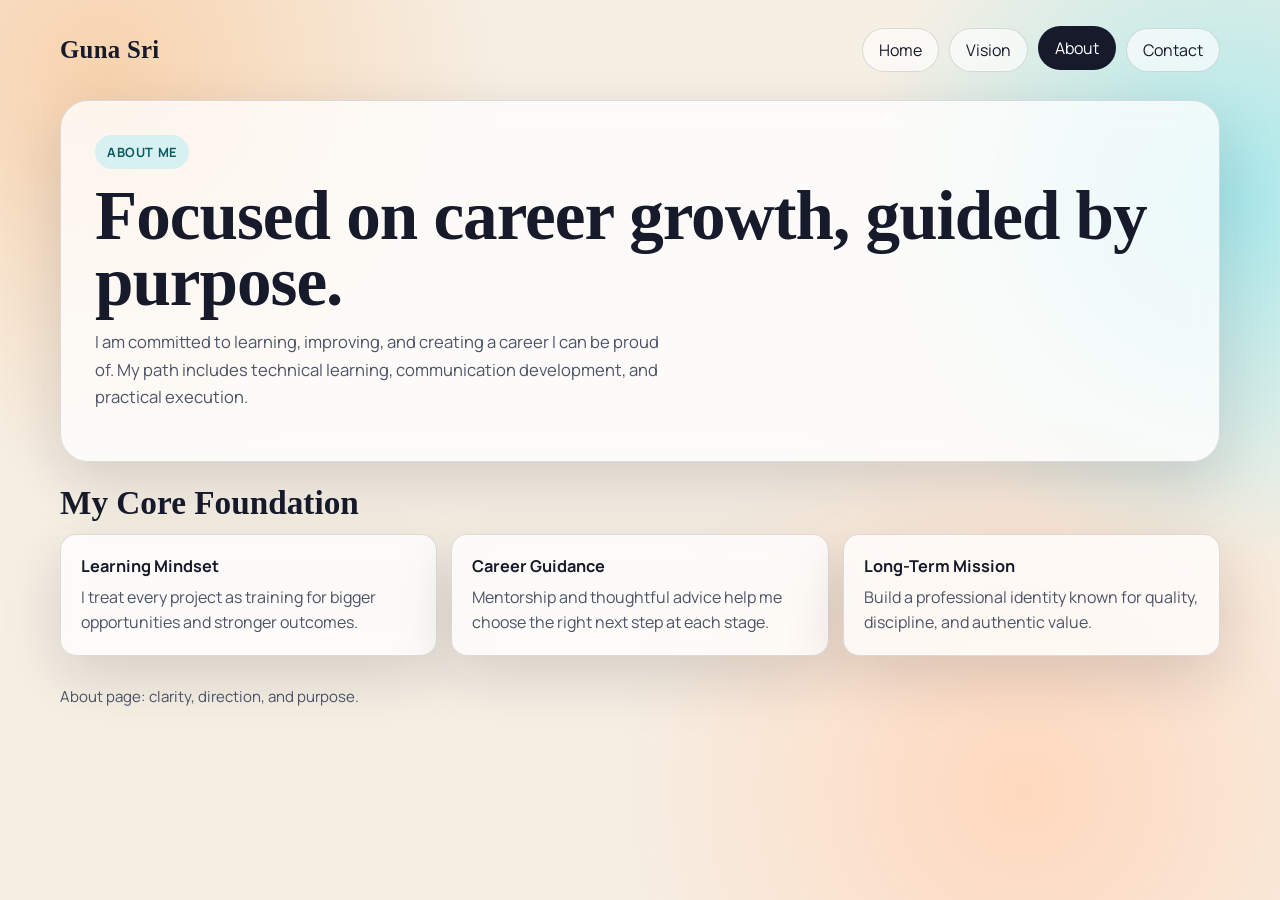
<file: about.html>
<!DOCTYPE html>
<html lang="en">
<head>
  <meta charset="UTF-8">
  <meta name="viewport" content="width=device-width, initial-scale=1.0">
  <title>Guna Sri | About</title>
  <link rel="stylesheet" href="style.css">
</head>
<body>
  <main class="page">
    <header class="topbar reveal">
      <div class="logo">Guna Sri</div>
      <nav class="nav">
        <a href="index.html">Home</a>
        <a href="home.html">Vision</a>
        <a class="active" href="about.html">About</a>
        <a href="contact.html">Contact</a>
      </nav>
    </header>

    <section class="glass hero-copy reveal delay-1">
      <span class="kicker">About Me</span>
      <h1>Focused on career growth, guided by purpose.</h1>
      <p class="lead">
        I am committed to learning, improving, and creating a career I can be proud of.
        My path includes technical learning, communication development, and practical execution.
      </p>
    </section>

    <section class="section reveal delay-2">
      <h2 class="section-title">My Core Foundation</h2>
      <div class="grid-3">
        <article class="glass card">
          <h3>Learning Mindset</h3>
          <p>I treat every project as training for bigger opportunities and stronger outcomes.</p>
        </article>
        <article class="glass card">
          <h3>Career Guidance</h3>
          <p>Mentorship and thoughtful advice help me choose the right next step at each stage.</p>
        </article>
        <article class="glass card">
          <h3>Long-Term Mission</h3>
          <p>Build a professional identity known for quality, discipline, and authentic value.</p>
        </article>
      </div>
    </section>

    <footer class="footer">About page: clarity, direction, and purpose.</footer>
  </main>
</body>
</html>
</file>
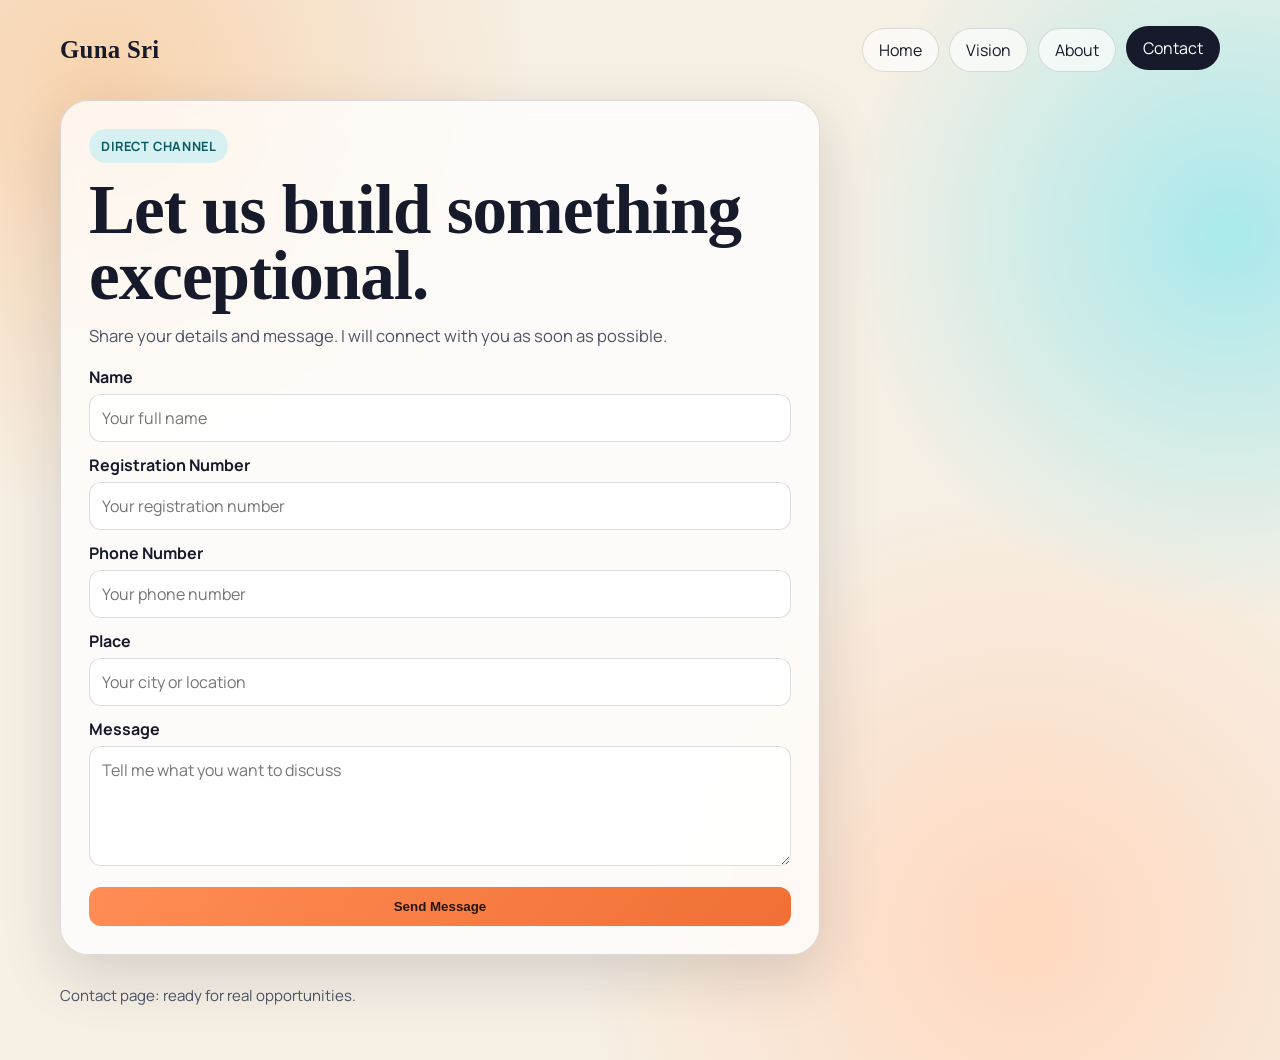
<file: contact.html>
<!DOCTYPE html>
<html lang="en">
<head>
  <meta charset="UTF-8">
  <meta name="viewport" content="width=device-width, initial-scale=1.0">
  <title>Guna Sri | Contact</title>
  <link rel="stylesheet" href="style.css">
</head>
<body>
  <main class="page">
    <header class="topbar reveal">
      <div class="logo">Guna Sri</div>
      <nav class="nav">
        <a href="index.html">Home</a>
        <a href="home.html">Vision</a>
        <a href="about.html">About</a>
        <a class="active" href="contact.html">Contact</a>
      </nav>
    </header>

    <section class="glass form-shell reveal delay-1">
      <span class="kicker">Direct Channel</span>
      <h1>Let us build something exceptional.</h1>
      <p class="lead">Share your details and message. I will connect with you as soon as possible.</p>

      <form class="form-grid">
        <div>
          <label for="name">Name</label>
          <input id="name" name="name" type="text" placeholder="Your full name">
        </div>
        <div>
          <label for="reg">Registration Number</label>
          <input id="reg" name="reg" type="text" placeholder="Your registration number">
        </div>
        <div>
          <label for="phone">Phone Number</label>
          <input id="phone" name="phone" type="tel" placeholder="Your phone number">
        </div>
        <div>
          <label for="place">Place</label>
          <input id="place" name="place" type="text" placeholder="Your city or location">
        </div>
        <div>
          <label for="message">Message</label>
          <textarea id="message" name="message" placeholder="Tell me what you want to discuss"></textarea>
        </div>
        <button class="submit" type="submit">Send Message</button>
      </form>
    </section>

    <footer class="footer">Contact page: ready for real opportunities.</footer>
  </main>
</body>
</html>
</file>
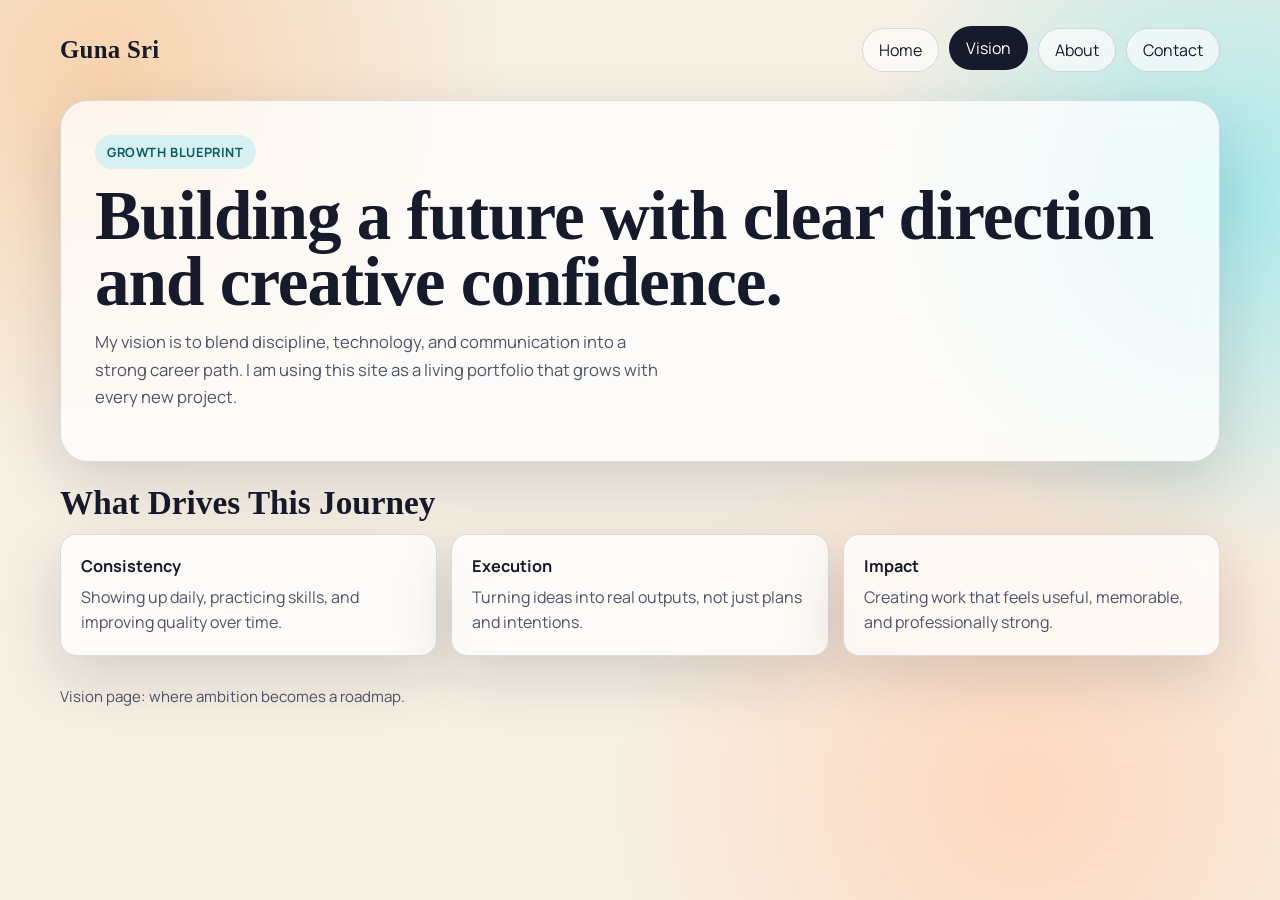
<file: home.html>
<!DOCTYPE html>
<html lang="en">
<head>
  <meta charset="UTF-8">
  <meta name="viewport" content="width=device-width, initial-scale=1.0">
  <title>Guna Sri | Vision</title>
  <link rel="stylesheet" href="style.css">
</head>
<body>
  <main class="page">
    <header class="topbar reveal">
      <div class="logo">Guna Sri</div>
      <nav class="nav">
        <a href="index.html">Home</a>
        <a class="active" href="home.html">Vision</a>
        <a href="about.html">About</a>
        <a href="contact.html">Contact</a>
      </nav>
    </header>

    <section class="glass hero-copy reveal delay-1">
      <span class="kicker">Growth Blueprint</span>
      <h1>Building a future with clear direction and creative confidence.</h1>
      <p class="lead">
        My vision is to blend discipline, technology, and communication into a strong career path.
        I am using this site as a living portfolio that grows with every new project.
      </p>
    </section>

    <section class="section reveal delay-2">
      <h2 class="section-title">What Drives This Journey</h2>
      <div class="grid-3">
        <article class="glass card">
          <h3>Consistency</h3>
          <p>Showing up daily, practicing skills, and improving quality over time.</p>
        </article>
        <article class="glass card">
          <h3>Execution</h3>
          <p>Turning ideas into real outputs, not just plans and intentions.</p>
        </article>
        <article class="glass card">
          <h3>Impact</h3>
          <p>Creating work that feels useful, memorable, and professionally strong.</p>
        </article>
      </div>
    </section>

    <footer class="footer">Vision page: where ambition becomes a roadmap.</footer>
  </main>
</body>
</html>
</file>
<file: style.css>
@import url("https://fonts.googleapis.com/css2?family=Clash+Display:wght@400;500;600;700&family=Manrope:wght@400;500;600;700;800&display=swap");

:root {
  --bg: #f6efe4;
  --ink: #161a2a;
  --ink-soft: #4d5368;
  --panel: rgba(255, 255, 255, 0.76);
  --stroke: rgba(22, 26, 42, 0.14);
  --brand: #0e7c86;
  --brand-2: #f16f34;
  --glow: #f8d3ae;
  --radius-lg: 28px;
  --radius-md: 16px;
  --shadow: 0 20px 60px rgba(18, 22, 36, 0.15);
}

* {
  box-sizing: border-box;
}

html,
body {
  margin: 0;
  padding: 0;
}

body {
  font-family: "Manrope", "Trebuchet MS", sans-serif;
  color: var(--ink);
  background:
    radial-gradient(circle at 8% 8%, var(--glow) 0, transparent 28%),
    radial-gradient(circle at 96% 22%, #a9e9ec 0, transparent 26%),
    radial-gradient(circle at 80% 88%, #ffd8be 0, transparent 32%),
    var(--bg);
  min-height: 100vh;
}

a {
  color: inherit;
  text-decoration: none;
}

.page {
  width: min(1160px, 92vw);
  margin: 0 auto;
  padding: 28px 0 54px;
}

.topbar {
  display: flex;
  justify-content: space-between;
  align-items: center;
  gap: 16px;
  flex-wrap: wrap;
  margin-bottom: 28px;
}

.logo {
  font-family: "Clash Display", "Times New Roman", serif;
  font-size: 1.55rem;
  font-weight: 600;
  letter-spacing: 0.3px;
}

.nav {
  display: flex;
  gap: 10px;
  flex-wrap: wrap;
}

.nav a {
  padding: 10px 16px;
  border-radius: 999px;
  border: 1px solid var(--stroke);
  background: rgba(255, 255, 255, 0.64);
  transition: transform 180ms ease, background-color 180ms ease, color 180ms ease;
}

.nav a:hover,
.nav a.active {
  background: var(--ink);
  color: #fff;
  transform: translateY(-2px);
}

.glass {
  background: var(--panel);
  border: 1px solid var(--stroke);
  border-radius: var(--radius-lg);
  box-shadow: var(--shadow);
  backdrop-filter: blur(12px);
}

.hero {
  display: grid;
  grid-template-columns: 1.1fr 0.9fr;
  gap: 22px;
  align-items: stretch;
}

.hero-copy {
  padding: 34px;
}

.kicker {
  display: inline-flex;
  align-items: center;
  gap: 8px;
  padding: 8px 12px;
  border-radius: 999px;
  font-size: 0.8rem;
  font-weight: 700;
  letter-spacing: 0.6px;
  text-transform: uppercase;
  color: #0a5a60;
  background: #d7f1f2;
  margin-bottom: 14px;
}

h1,
h2,
h3,
p {
  margin-top: 0;
}

h1 {
  font-family: "Clash Display", "Times New Roman", serif;
  font-size: clamp(2.2rem, 5.4vw, 4.4rem);
  line-height: 0.95;
  letter-spacing: -1px;
  margin-bottom: 14px;
}

.lead {
  font-size: 1.04rem;
  color: var(--ink-soft);
  max-width: 58ch;
  line-height: 1.65;
}

.cta-row {
  display: flex;
  gap: 12px;
  flex-wrap: wrap;
  margin-top: 24px;
}

.btn {
  border-radius: 14px;
  padding: 11px 18px;
  font-weight: 800;
  letter-spacing: 0.2px;
  border: 1px solid transparent;
  transition: transform 180ms ease, box-shadow 180ms ease;
}

.btn:hover {
  transform: translateY(-2px);
}

.btn.primary {
  color: #fff;
  background: linear-gradient(120deg, var(--ink), #2b3050);
  box-shadow: 0 10px 20px rgba(22, 26, 42, 0.24);
}

.btn.secondary {
  background: #fff;
  border-color: var(--stroke);
}

.hero-media {
  padding: 18px;
  display: grid;
  gap: 14px;
}

.hero-media img {
  width: 100%;
  height: 100%;
  min-height: 300px;
  max-height: 430px;
  object-fit: cover;
  border-radius: 22px;
}

.metric-strip {
  margin-top: 20px;
  display: grid;
  grid-template-columns: repeat(3, minmax(0, 1fr));
  gap: 10px;
}

.metric {
  background: rgba(255, 255, 255, 0.88);
  border: 1px solid var(--stroke);
  border-radius: var(--radius-md);
  padding: 14px;
}

.metric strong {
  display: block;
  font-family: "Clash Display", "Times New Roman", serif;
  font-size: 1.46rem;
}

.metric span {
  color: var(--ink-soft);
  font-size: 0.88rem;
}

.section {
  margin-top: 22px;
}

.section-title {
  font-family: "Clash Display", "Times New Roman", serif;
  font-size: clamp(1.5rem, 2.6vw, 2.3rem);
  margin-bottom: 12px;
}

.grid-3 {
  display: grid;
  grid-template-columns: repeat(3, minmax(0, 1fr));
  gap: 14px;
}

.card {
  padding: 20px;
  border-radius: var(--radius-md);
}

.card h3 {
  font-size: 1.02rem;
  margin-bottom: 8px;
}

.card p {
  color: var(--ink-soft);
  line-height: 1.55;
  margin-bottom: 0;
}

.media-grid {
  display: grid;
  grid-template-columns: 1fr 1fr;
  gap: 14px;
}

.media-box {
  padding: 18px;
  border-radius: var(--radius-md);
}

video,
audio {
  width: 100%;
  border-radius: 12px;
  margin-top: 8px;
}

.form-shell {
  width: min(760px, 100%);
  padding: 28px;
}

.form-grid {
  display: grid;
  gap: 12px;
}

label {
  display: inline-block;
  margin-bottom: 6px;
  font-weight: 700;
}

input,
textarea {
  width: 100%;
  border: 1px solid var(--stroke);
  border-radius: 12px;
  padding: 12px;
  font-family: inherit;
  font-size: 1rem;
  background: rgba(255, 255, 255, 0.9);
}

textarea {
  min-height: 120px;
  resize: vertical;
}

.submit {
  margin-top: 4px;
  border: 0;
  border-radius: 12px;
  background: linear-gradient(130deg, #ff8d55, var(--brand-2));
  color: #24160e;
  font-weight: 800;
  padding: 12px 18px;
  cursor: pointer;
}

.footer {
  margin-top: 30px;
  color: var(--ink-soft);
  font-size: 0.94rem;
}

.reveal {
  opacity: 0;
  transform: translateY(24px);
  animation: reveal 680ms cubic-bezier(0.22, 1, 0.36, 1) forwards;
}

.delay-1 {
  animation-delay: 90ms;
}

.delay-2 {
  animation-delay: 190ms;
}

.delay-3 {
  animation-delay: 290ms;
}

@keyframes reveal {
  to {
    opacity: 1;
    transform: translateY(0);
  }
}

@media (max-width: 960px) {
  .hero,
  .grid-3,
  .media-grid,
  .metric-strip {
    grid-template-columns: 1fr;
  }

  .hero-copy,
  .hero-media,
  .form-shell {
    padding: 20px;
  }

  .page {
    width: min(960px, 94vw);
  }
}
</file>
